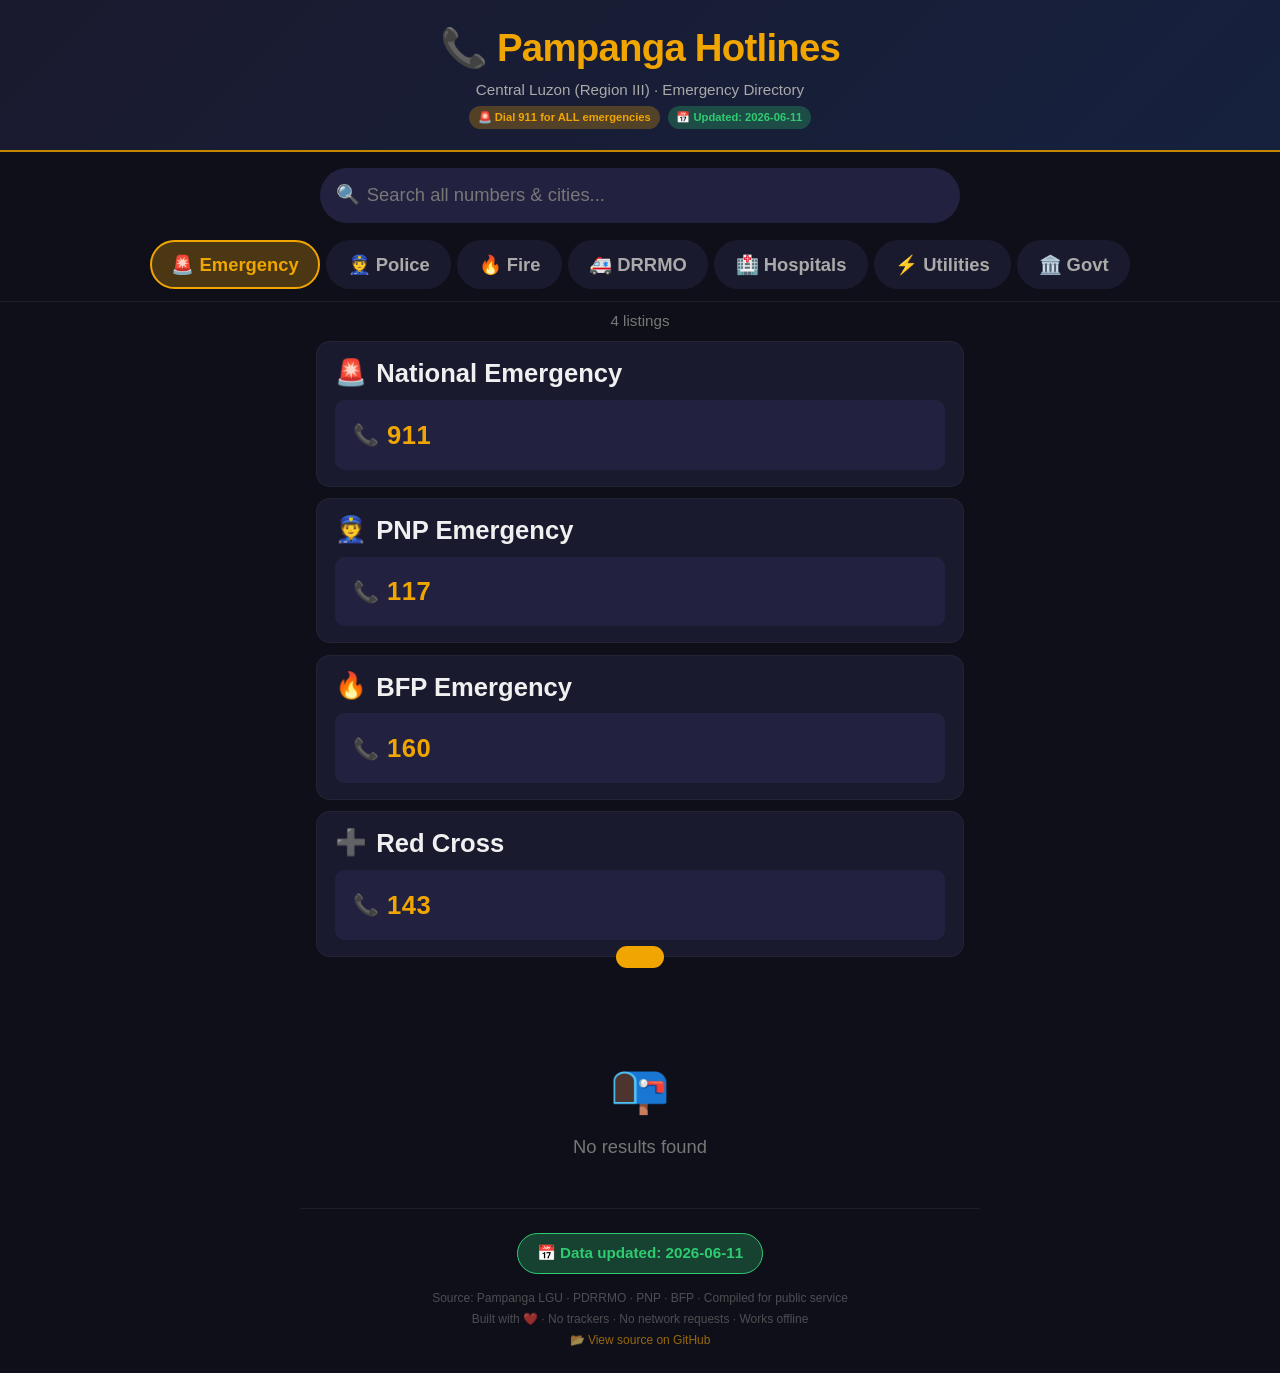
<file: pampanga-hotlines/index.html>
<!DOCTYPE html>
<html lang="en">
<head>
<meta charset="UTF-8">
<meta name="viewport" content="width=device-width, initial-scale=1.0, user-scalable=yes">
<title>Pampanga Emergency Hotlines</title>
<meta name="description" content="Pampanga Emergency Hotlines Directory — Police, Fire, DRRMO, Hospitals, Utilities, Government">
<meta name="theme-color" content="#1a1a2e">
<style>
:root {
  --bg: #0f0f1a;
  --surface: #1a1a2e;
  --surface2: #222240;
  --amber: #f0a500;
  --amber-glow: #f0a50044;
  --amber-dim: #c48700;
  --red: #e63946;
  --red-glow: #e6394644;
  --green: #2ecc71;
  --green-glow: #2ecc7144;
  --blue: #4a90d9;
  --blue-glow: #4a90d944;
  --text: #f0f0f0;
  --text-dim: #aaa;
  --text-muted: #777;
  --radius: 14px;
  --radius-sm: 10px;
  --font-xl: clamp(1.6rem, 4vw, 2.4rem);
  --font-lg: clamp(1.2rem, 3vw, 1.6rem);
  --font-md: clamp(0.95rem, 2.5vw, 1.15rem);
  --font-sm: clamp(0.8rem, 2vw, 0.95rem);
}
*, *::before, *::after { box-sizing: border-box; margin: 0; padding: 0; }
html { font-size: 16px; scroll-behavior: smooth; -webkit-tap-highlight-color: transparent; }
body {
  font-family: -apple-system, BlinkMacSystemFont, 'Segoe UI', Roboto, 'Helvetica Neue', Arial, sans-serif;
  background: var(--bg);
  color: var(--text);
  min-height: 100vh;
  min-height: 100dvh;
  line-height: 1.5;
  -webkit-font-smoothing: antialiased;
}

/* ── HEADER ── */
.header {
  background: linear-gradient(135deg, #1a1a2e 0%, #16213e 100%);
  border-bottom: 2px solid var(--amber-dim);
  padding: 1.2rem 1rem 0.8rem;
  text-align: center;
  position: sticky;
  top: 0;
  z-index: 100;
}
.header h1 {
  font-size: var(--font-xl);
  color: var(--amber);
  margin-bottom: 0.15rem;
  letter-spacing: -0.02em;
}
.header .subtitle {
  font-size: var(--font-sm);
  color: var(--text-dim);
  margin-bottom: 0.25rem;
}
.header .badge-row {
  display: flex;
  gap: 0.5rem;
  justify-content: center;
  flex-wrap: wrap;
  margin-bottom: 0.5rem;
}
.badge {
  display: inline-block;
  font-size: 0.7rem;
  padding: 0.2rem 0.55rem;
  border-radius: 99px;
  background: var(--amber-glow);
  color: var(--amber);
  font-weight: 600;
}
.badge.updated {
  background: var(--green-glow);
  color: var(--green);
  cursor: default;
}

/* ── SEARCH ── */
.search-wrap {
  margin: 1rem 1rem 0.5rem;
  position: relative;
  max-width: 640px;
  margin-left: auto;
  margin-right: auto;
}
.search-wrap input {
  width: 100%;
  padding: 0.9rem 1rem 0.9rem 2.8rem;
  font-size: var(--font-md);
  background: var(--surface2);
  border: 2px solid transparent;
  border-radius: 99px;
  color: var(--text);
  outline: none;
  transition: border-color 0.2s, box-shadow 0.2s;
}
.search-wrap input:focus {
  border-color: var(--amber);
  box-shadow: 0 0 0 4px var(--amber-glow);
}
.search-wrap input::placeholder { color: var(--text-muted); }
.search-wrap .search-icon {
  position: absolute;
  left: 1rem;
  top: 50%;
  transform: translateY(-50%);
  font-size: 1.2rem;
  pointer-events: none;
}
.search-wrap .clear-btn {
  position: absolute;
  right: 0.8rem;
  top: 50%;
  transform: translateY(-50%);
  background: none;
  border: none;
  color: var(--text-dim);
  font-size: 1.4rem;
  cursor: pointer;
  padding: 0.3rem 0.5rem;
  border-radius: 50%;
  display: none;
  line-height: 1;
}
.clear-btn.visible { display: block; }

/* ── TABS ── */
.tabs-outer {
  position: sticky;
  top: 0;
  z-index: 99;
  background: var(--bg);
  padding: 0.4rem 0 0.6rem;
  border-bottom: 1px solid #ffffff10;
  margin-bottom: 0.5rem;
}
.tabs {
  display: flex;
  gap: 0.4rem;
  overflow-x: auto;
  padding: 0.2rem 0.8rem;
  -webkit-overflow-scrolling: touch;
  scrollbar-width: none;
  max-width: 100%;
}
.tabs::-webkit-scrollbar { display: none; }
.tab {
  flex-shrink: 0;
  padding: 0.65rem 1rem;
  font-size: var(--font-sm);
  font-weight: 700;
  border: 2px solid transparent;
  border-radius: 99px;
  background: var(--surface);
  color: var(--text-dim);
  cursor: pointer;
  white-space: nowrap;
  transition: all 0.2s;
  user-select: none;
}
.tab.active {
  background: var(--amber-glow);
  border-color: var(--amber);
  color: var(--amber);
}
.tab:active { transform: scale(0.95); }

/* ── RESULTS COUNT ── */
.results-info {
  text-align: center;
  font-size: var(--font-sm);
  color: var(--text-muted);
  margin-bottom: 0.5rem;
  padding: 0 1rem;
}

/* ── CARDS ── */
.cards {
  display: flex;
  flex-direction: column;
  gap: 0.7rem;
  padding: 0 0.8rem 2rem;
  max-width: 680px;
  margin: 0 auto;
}
.card {
  background: var(--surface);
  border: 1px solid #ffffff0a;
  border-radius: var(--radius);
  padding: 1rem 1.1rem;
  transition: border-color 0.2s, box-shadow 0.2s;
}
.card:hover { border-color: #ffffff18; }
.card.hidden { display: none; }

.card-header {
  display: flex;
  align-items: flex-start;
  gap: 0.6rem;
  margin-bottom: 0.7rem;
}
.card-icon {
  font-size: 1.6rem;
  flex-shrink: 0;
  line-height: 1;
  margin-top: 0.1rem;
}
.card-title {
  font-size: var(--font-lg);
  font-weight: 700;
  color: var(--text);
  line-height: 1.2;
}
.card-subtitle {
  font-size: var(--font-sm);
  color: var(--text-dim);
  margin-top: 0.15rem;
}
.card-area {
  font-size: var(--font-sm);
  color: var(--text-muted);
  margin-top: 0.15rem;
  font-style: italic;
}
.er-badge {
  display: inline-block;
  margin-top: 0.2rem;
  font-size: 0.72rem;
  padding: 0.15rem 0.5rem;
  border-radius: 99px;
  background: var(--red-glow);
  color: var(--red);
  font-weight: 700;
}
.er-badge.er-direct {
  background: var(--blue-glow);
  color: var(--blue);
}

.card-numbers {
  display: flex;
  flex-direction: column;
  gap: 0.5rem;
}
.num-btn {
  display: flex;
  align-items: center;
  gap: 0.5rem;
  background: var(--surface2);
  border: 2px solid transparent;
  border-radius: var(--radius-sm);
  padding: 0.85rem 1rem;
  cursor: pointer;
  text-decoration: none;
  color: var(--amber);
  font-size: var(--font-lg);
  font-weight: 700;
  transition: all 0.15s;
  letter-spacing: 0.02em;
  -webkit-tap-highlight-color: transparent;
  user-select: none;
}
.num-btn:active {
  background: var(--amber-glow);
  border-color: var(--amber);
  transform: scale(0.97);
}
.num-btn .phone-icon { font-size: 1.3rem; flex-shrink: 0; }
.num-btn .num-text { flex: 1; word-break: break-all; }
.num-btn .copy-hint {
  font-size: 0.65rem;
  color: var(--text-muted);
  font-weight: 400;
  opacity: 0;
  transition: opacity 0.15s;
}
.num-btn:hover .copy-hint,
.num-btn:active .copy-hint { opacity: 1; }

/* ER direct line */
.num-btn.er-line {
  border-color: var(--blue);
  color: var(--blue);
  background: var(--blue-glow);
}
.num-btn.er-line:active {
  background: var(--blue-glow);
  border-color: var(--blue);
}

/* ── EMPTY STATE ── */
.empty-state {
  text-align: center;
  padding: 3rem 1rem;
  color: var(--text-muted);
}
.empty-state .empty-icon { font-size: 3rem; margin-bottom: 0.5rem; }
.empty-state p { font-size: var(--font-md); }

/* ── FOOTER ── */
.footer {
  text-align: center;
  padding: 1.5rem 1rem;
  font-size: var(--font-sm);
  color: var(--text-muted);
  border-top: 1px solid #ffffff10;
  max-width: 680px;
  margin: 0 auto;
}
.footer .update-btn {
  display: inline-block;
  margin-bottom: 0.5rem;
  padding: 0.5rem 1.2rem;
  background: var(--green-glow);
  color: var(--green);
  border: 1px solid var(--green);
  border-radius: 99px;
  font-size: var(--font-sm);
  font-weight: 700;
  cursor: default;
  text-decoration: none;
}
.footer .attribution {
  margin-top: 0.4rem;
  font-size: 0.75rem;
  opacity: 0.6;
}

/* ── TOAST ── */
.toast {
  position: fixed;
  bottom: 2rem;
  left: 50%;
  transform: translateX(-50%) translateY(100px);
  background: var(--amber);
  color: var(--bg);
  padding: 0.7rem 1.5rem;
  border-radius: 99px;
  font-weight: 700;
  font-size: var(--font-sm);
  z-index: 999;
  transition: transform 0.3s ease;
  pointer-events: none;
}
.toast.show { transform: translateX(-50%) translateY(0); }

/* ── RESPONSIVE ── */
@media (min-width: 500px) {
  .tabs { justify-content: center; }
  .tab { padding: 0.7rem 1.2rem; font-size: var(--font-md); }
}
@media (min-width: 700px) {
  .cards { padding: 0 1rem 3rem; }
}
</style>
</head>
<body>

<!-- HEADER -->
<header class="header" id="top">
  <h1>📞 Pampanga Hotlines</h1>
  <div class="subtitle">Central Luzon (Region III) · Emergency Directory</div>
  <div class="badge-row">
    <span class="badge">🚨 Dial 911 for ALL emergencies</span>
    <span class="badge updated" id="updateBadge">📅 Updated: </span>
  </div>
</header>

<!-- SEARCH -->
<div class="search-wrap">
  <span class="search-icon">🔍</span>
  <input type="search" id="searchInput" placeholder="Search all numbers &amp; cities..." autocomplete="off" enterkeyhint="search">
  <button class="clear-btn" id="clearBtn" aria-label="Clear search">✕</button>
</div>

<!-- TABS -->
<nav class="tabs-outer">
  <div class="tabs" id="tabBar"></div>
</nav>

<!-- RESULTS COUNT -->
<div class="results-info" id="resultsInfo"></div>

<!-- CARDS CONTAINER -->
<main class="cards" id="cardsContainer"></main>

<!-- EMPTY STATE (hidden by default) -->
<div class="empty-state hidden" id="emptyState">
  <div class="empty-icon">📭</div>
  <p>No results found</p>
</div>

<!-- FOOTER -->
<footer class="footer">
  <div class="update-btn" id="footerUpdate">📅 Data updated: </div>
  <div class="attribution">Source: Pampanga LGU · PDRRMO · PNP · BFP · Compiled for public service</div>
  <div class="attribution" style="margin-top:0.2rem">Built with ❤️ · No trackers · No network requests · Works offline</div>
  <div class="attribution" style="margin-top:0.2rem"><a href="https://github.com/lgnrvz/pampanga-hotlines" target="_blank" rel="noopener" style="color:#f0a500;text-decoration:none;">📂 View source on GitHub</a></div>
</footer>

<!-- TOAST -->
<div class="toast" id="toast"></div>

<!-- ═══════════ EMBEDDED DATA ═══════════ -->
<script>
const DATA = {"meta":{"title":"Pampanga Emergency Hotlines","province":"Pampanga","region":"Central Luzon (Region III)","updated":"2026-06-11","note":"Dial 911 for all emergencies. Save these numbers."},"national":[{"name":"National Emergency","number":"911","icon":"🚨"},{"name":"PNP Emergency","number":"117","icon":"👮"},{"name":"BFP Emergency","number":"160","icon":"🔥"},{"name":"Red Cross","number":"143","icon":"➕"}],"provincial":[{"name":"PDRRMO Pampanga","numbers":["0961-645-8886","(045) 455-0278","0917-512-1827"],"icon":"🏛️"},{"name":"DOH HEMB OpCen","numbers":["0917-805-9756","0917-861-9528"],"icon":"🏥"}],"police":[{"city":"Angeles City","numbers":["(045) 322-7796","0917-851-9581"]},{"city":"Mabalacat City","numbers":["0905-413-8120","0948-552-4384"]},{"city":"San Fernando City","numbers":["0923-223-4956","0917-889-4425"]},{"city":"Apalit","numbers":["0998-598-5449","0998-967-3255"]},{"city":"Arayat","numbers":["0906-291-6662","0998-598-5450"]},{"city":"Bacolor","numbers":["0916-591-7559","0998-598-5451"]},{"city":"Candaba","numbers":["0915-512-3461","0998-598-5452"]},{"city":"Floridablanca","numbers":["0998-598-5453","0998-967-3259"]},{"city":"Guagua","numbers":["(045) 409-4420","0927-171-1286"]},{"city":"Lubao","numbers":["0915-131-2807","0920-550-0570"]},{"city":"Macabebe","numbers":["(045) 435-0542","0915-801-1925"]},{"city":"Magalang","numbers":["0915-599-9759","0998-598-5460"]},{"city":"Masantol","numbers":["0936-408-3598","0998-598-5461"]},{"city":"Mexico","numbers":["0915-810-8960","0998-598-5462"]},{"city":"Minalin","numbers":["0956-736-4425","0998-598-5463"]},{"city":"Porac","numbers":["0977-301-4154","0998-598-5464"]},{"city":"San Luis","numbers":["0998-598-5467","0998-967-3270"]},{"city":"San Simon","numbers":["(045) 402-4613","0998-598-5468"]},{"city":"Santa Ana","numbers":["0927-147-2505","0998-598-5470"]},{"city":"Santa Rita","numbers":["0917-931-1884","0998-598-5471"]},{"city":"Santo Tomas","numbers":["0998-598-5472","0995-924-8913"]},{"city":"Sasmuan","numbers":["0998-598-5469","0998-967-3272"]}],"fire":[{"city":"Angeles City","numbers":["(045) 888-5899","0995-822-3620"]},{"city":"Mabalacat City","numbers":["0933-990-9960"]},{"city":"San Fernando City","numbers":["(045) 961-2313","0923-235-9725"]},{"city":"Apalit","numbers":["(045) 652-0206","0931-047-5410"]},{"city":"Arayat","numbers":["911 (no direct line)"]},{"city":"Bacolor","numbers":["(045) 436-1828","0923-103-8363"]},{"city":"Candaba","numbers":["0933-183-3427","0976-363-6388"]},{"city":"Floridablanca","numbers":["0946-923-4836"]},{"city":"Guagua","numbers":["(045) 458-1899","0942-350-8696"]},{"city":"Lubao","numbers":["(045) 971-6950","0943-527-7958"]},{"city":"Macabebe","numbers":["(045) 435-1968"]},{"city":"Magalang","numbers":["0923-083-3690"]},{"city":"Masantol","numbers":["0923-422-2922"]},{"city":"Mexico","numbers":["(045) 966-3292","0942-060-4042"]},{"city":"Minalin","numbers":["0923-532-3026"]},{"city":"Porac","numbers":["0909-918-7205","0967-283-6777"]},{"city":"San Luis","numbers":["0923-344-7363"]},{"city":"San Simon","numbers":["(045) 880-0700","0923-415-4526"]},{"city":"Santa Ana","numbers":["0923-831-0367"]},{"city":"Santa Rita","numbers":["(045) 497-0250","0933-528-2480"]},{"city":"Santo Tomas","numbers":["0933-857-2076","(045) 407-6664"]},{"city":"Sasmuan","numbers":["0942-731-2489"]}],"drrmo":[{"city":"PDRRMO (Province)","numbers":["0961-645-8886","(045) 455-0278"]},{"city":"Angeles City","numbers":["0917-851-9581","0998-842-7746"]},{"city":"Mabalacat City","numbers":["0939-924-3166","0998-999-4357"]},{"city":"San Fernando City","numbers":["0939-922-2423","(045) 961-4357"]},{"city":"Apalit","numbers":["0998-180-9077"]},{"city":"Arayat","numbers":["0922-906-2071"]},{"city":"Bacolor","numbers":["0966-136-5586","0929-446-1940"]},{"city":"Candaba","numbers":["0915-110-6306","0961-605-6768"]},{"city":"Floridablanca","numbers":["0962-126-6282","0946-553-0910"]},{"city":"Guagua","numbers":["0999-805-0357"]},{"city":"Lubao","numbers":["0917-812-5607"]},{"city":"Macabebe","numbers":["0917-608-6038"]},{"city":"Magalang","numbers":["0917-146-9432"]},{"city":"Masantol","numbers":["0906-189-3021"]},{"city":"Mexico","numbers":["0970-828-4135","0905-918-7574"]},{"city":"Minalin","numbers":["0926-500-2119"]},{"city":"Porac","numbers":["0953-694-2079"]},{"city":"San Luis","numbers":["0948-995-3163"]},{"city":"San Simon","numbers":["0949-245-5764"]},{"city":"Santa Ana","numbers":["0997-788-4690"]},{"city":"Santa Rita","numbers":["0923-842-2399"]},{"city":"Santo Tomas","numbers":["0917-505-9197"]},{"city":"Sasmuan","numbers":["0961-645-6149"]}],"hospitals":[{"name":"JBLMGH","city":"San Fernando","numbers":["(045) 961-3363","(045) 961-3544"],"er":true},{"name":"AUF Medical Center","city":"Angeles","numbers":["(045) 625-2999","0919-059-7235"],"er":true},{"name":"Angeles Medical Center","city":"Angeles","numbers":["(045) 888-7150"],"er":"(045) 625-9389"},{"name":"RLMMC (Ospital Ning Angeles)","city":"Angeles","numbers":["(045) 322-4495"],"er":true},{"name":"Mother Teresa of Calcutta","city":"San Fernando","numbers":["(045) 861-4607","0917-538-3151"],"er":true},{"name":"OLMCMC","city":"San Fernando","numbers":["(045) 860-0993"],"er":"0920-965-3959"},{"name":"Sacred Heart of Jesus","city":"Angeles","numbers":["(045) 624-5606"],"er":true},{"name":"PRI Medical Center","city":"Angeles","numbers":["(045) 888-4747"],"er":true},{"name":"St. Raphael (Dau)","city":"Mabalacat","numbers":["(045) 892-2688"],"er":true},{"name":"Pampanga Medical Specialist","city":"Guagua","numbers":["(045) 455-1242"],"er":"(045) 455-7674"},{"name":"San Fernandino","city":"San Fernando","numbers":["(045) 860-1989"],"er":true},{"name":"V.L. Makabali","city":"San Fernando","numbers":["(045) 961-2234"],"er":true},{"name":"Dee Hwa Liong","city":"Angeles","numbers":["(045) 322-8888"],"er":true},{"name":"The Medical City-Angeles","city":"Angeles","numbers":["(045) 887-2882"],"er":true},{"name":"Apalit Doctor's","city":"Apalit","numbers":["(045) 652-0030"],"er":true},{"name":"Rosario Memorial","city":"Guagua","numbers":["(045) 900-0954"],"er":true}],"electric":[{"name":"PELCO 1","area":"Arayat, Candaba, Magalang, Mexico, San Luis, Sta. Ana","numbers":["0917-554-0565","0917-324-7983","0939-904-5226"]},{"name":"PELCO II","area":"Guagua, Lubao, Sasmuan, Sta. Rita, Porac, Floridablanca","numbers":["(045) 900-0423 (24/7)"]},{"name":"AEC","area":"Angeles City, parts of Mabalacat, Bacolor, Porac","numbers":["(045) 888-2888","0920-977-3644"]},{"name":"SFELAPCO","area":"San Fernando City","numbers":["(045) 961-3151"]}],"water":[{"name":"Angeles City Water District","numbers":["(045) 888-2242","(045) 322-5048"]},{"name":"San Fernando Water District","numbers":["(045) 961-3817","0939-915-2523"]},{"name":"Guagua Water District","numbers":["(045) 900-0114"]}],"halls":[{"city":"Angeles City","number":"(045) 322-7251"},{"city":"Mabalacat City","number":"(045) 331-2443"},{"city":"San Fernando City","number":"(045) 961-5705"},{"city":"Apalit","number":"(045) 652-0358"},{"city":"Arayat","number":"(045) 438-0271"},{"city":"Bacolor","number":"(045) 436-0084"},{"city":"Candaba","number":"(045) 409-0831"},{"city":"Floridablanca","number":"(045) 971-2021"},{"city":"Guagua","number":"(045) 900-0130"},{"city":"Lubao","number":"(045) 971-2050"},{"city":"Macabebe","number":"(045) 435-0541"},{"city":"Magalang","number":"(045) 438-0112"},{"city":"Masantol","number":"(045) 435-1316"},{"city":"Mexico","number":"(045) 966-2161"},{"city":"Minalin","number":"(045) 435-2207"},{"city":"Porac","number":"(045) 649-1005"},{"city":"San Luis","number":"(045) 435-0457"},{"city":"San Simon","number":"(045) 402-4611"},{"city":"Santa Ana","number":"(045) 409-1298"},{"city":"Santa Rita","number":"(045) 497-0565"},{"city":"Santo Tomas","number":"(045) 407-6663"},{"city":"Sasmuan","number":"(045) 435-3888"}],"telecom":[{"name":"PLDT","number":"171"},{"name":"Globe","number":"211 / (02) 7730-1000"},{"name":"Converge","number":"(045) 598-3000"}],"agencies":[{"name":"LTO Pampanga","number":"(045) 961-5631"},{"name":"PhilHealth","number":"(02) 8441-7442"},{"name":"SSS San Fernando","number":"(045) 961-3360"},{"name":"SSS Angeles","number":"(045) 322-3145"},{"name":"BIR RDO 21A","number":"(045) 961-2635"},{"name":"DFA Pampanga","number":"(045) 636-0007"}]};

// ── Category definitions ──
const CATS = [
  { id: 'emergency', label: '🚨 Emergency',   icon: '🚨', sources: ['national'] },
  { id: 'police',    label: '👮 Police',      icon: '👮', sources: ['police'] },
  { id: 'fire',      label: '🔥 Fire',        icon: '🔥', sources: ['fire'] },
  { id: 'drrmo',     label: '🚑 DRRMO',       icon: '🚑', sources: ['drrmo'] },
  { id: 'hospitals', label: '🏥 Hospitals',    icon: '🏥', sources: ['hospitals'] },
  { id: 'utilities', label: '⚡ Utilities',    icon: '⚡', sources: ['electric','water','telecom'] },
  { id: 'govt',      label: '🏛️ Govt',        icon: '🏛️', sources: ['halls','agencies','provincial'] },
];

let activeCat = 'emergency';
let searchQuery = '';

// ── Normalize a phone number string to digits-only for tel: links ──
function telHref(num) {
  let n = num.replace(/[^\d+]/g, '');
  // If it starts with 0, convert to +63
  if (n.startsWith('0')) n = '+63' + n.slice(1);
  // If it's just digits (e.g. 911, 117, 143, 171), prefix tel:
  if (/^\d+$/.test(n) && !n.startsWith('+')) n = n;
  return 'tel:' + n;
}

// ── Clean number for display ──
function cleanNum(num) { return num.trim(); }

// ── Build card HTML for a single entry ──
function buildCard(entry, source) {
  let icon = entry.icon || '';
  let title = '', subtitle = '', area = '', erHtml = '';
  let numbers = [];

  // Determine structure based on source and entry shape
  if (source === 'national') {
    icon = entry.icon || '';
    title = entry.name;
    numbers = [entry.number];
  } else if (source === 'provincial') {
    icon = entry.icon || '🏛️';
    title = entry.name;
    numbers = entry.numbers || [];
  } else if (source === 'police' || source === 'fire' || source === 'drrmo') {
    icon = source === 'police' ? '👮' : source === 'fire' ? '🔥' : '🚑';
    title = entry.city;
    numbers = entry.numbers || [];
  } else if (source === 'hospitals') {
    icon = '🏥';
    title = entry.name;
    subtitle = entry.city;
    numbers = entry.numbers || [];
    // ER badge
    if (entry.er === true) {
      erHtml = '<span class="er-badge">🚑 24/7 ER</span>';
    } else if (typeof entry.er === 'string') {
      erHtml = '<span class="er-badge er-direct">🚑 ER: ' + entry.er + '</span>';
    }
  } else if (source === 'electric') {
    icon = '⚡';
    title = entry.name;
    area = entry.area || '';
    numbers = entry.numbers || [];
  } else if (source === 'water') {
    icon = '💧';
    title = entry.name;
    numbers = entry.numbers || [];
  } else if (source === 'telecom') {
    icon = '📡';
    title = entry.name;
    numbers = [entry.number];
  } else if (source === 'halls') {
    icon = '🏛️';
    title = entry.city + ' Municipal Hall';
    numbers = [entry.number];
  } else if (source === 'agencies') {
    icon = '🏛️';
    title = entry.name;
    numbers = [entry.number];
  }

  // Build number buttons
  let numButtons = '';
  numbers.forEach(num => {
    let clean = cleanNum(num);
    let classes = 'num-btn';
    numButtons += '<a href="' + telHref(clean) + '" class="' + classes + '" onclick="handleCallClick(event,\'' + clean.replace(/'/g,"\\'") + '\')">' +
      '<span class="phone-icon">📞</span>' +
      '<span class="num-text">' + clean + '</span>' +
      '<span class="copy-hint">tap to call</span>' +
    '</a>';
  });

  // If hospital has an ER direct line (string), add it as a special button
  if (source === 'hospitals' && typeof entry.er === 'string') {
    numButtons += '<a href="' + telHref(entry.er) + '" class="num-btn er-line" onclick="handleCallClick(event,\'' + entry.er.replace(/'/g,"\\'") + '\')">' +
      '<span class="phone-icon">🚑</span>' +
      '<span class="num-text">' + cleanNum(entry.er) + ' (ER Direct)</span>' +
      '<span class="copy-hint">tap to call</span>' +
    '</a>';
  }

  let areaHtml = area ? '<div class="card-area">📍 ' + area + '</div>' : '';

  return '<div class="card" data-cat="' + getCatForSource(source) + '" data-search="' + escapeHtml((title + ' ' + subtitle + ' ' + area + ' ' + numbers.join(' ')).toLowerCase()) + '">' +
    '<div class="card-header">' +
      (icon ? '<span class="card-icon">' + icon + '</span>' : '') +
      '<div>' +
        '<div class="card-title">' + escapeHtml(title) + '</div>' +
        (subtitle ? '<div class="card-subtitle">' + escapeHtml(subtitle) + '</div>' : '') +
        areaHtml +
        erHtml +
      '</div>' +
    '</div>' +
    '<div class="card-numbers">' + numButtons + '</div>' +
  '</div>';
}

function escapeHtml(str) {
  return String(str).replace(/&/g,'&amp;').replace(/</g,'&lt;').replace(/>/g,'&gt;').replace(/"/g,'&quot;');
}

function getCatForSource(source) {
  for (let c of CATS) {
    if (c.sources.includes(source)) return c.id;
  }
  return 'emergency';
}

// ── Render all cards ──
function renderAllCards() {
  let html = '';
  let allEntries = [];

  CATS.forEach(cat => {
    cat.sources.forEach(src => {
      let entries = DATA[src];
      if (!entries) return;
      entries.forEach(entry => {
        allEntries.push({ entry, source: src, catId: cat.id });
      });
    });
  });

  // Build HTML in category order
  let catHtml = {};
  CATS.forEach(cat => { catHtml[cat.id] = ''; });

  allEntries.forEach(item => {
    let card = buildCard(item.entry, item.source);
    catHtml[item.catId] += card;
  });

  return { catHtml, allEntries };
}

const { catHtml: allCatHtml, allEntries: allCardEntries } = renderAllCards();

// ── DOM refs ──
const cardsContainer = document.getElementById('cardsContainer');
const searchInput = document.getElementById('searchInput');
const clearBtn = document.getElementById('clearBtn');
const tabBar = document.getElementById('tabBar');
const resultsInfo = document.getElementById('resultsInfo');
const emptyState = document.getElementById('emptyState');
const toast = document.getElementById('toast');

// ── Build tabs ──
CATS.forEach(cat => {
  let btn = document.createElement('button');
  btn.className = 'tab';
  btn.textContent = cat.label;
  btn.dataset.cat = cat.id;
  btn.addEventListener('click', () => setActiveCat(cat.id));
  tabBar.appendChild(btn);
});

// ── Render initial cards ──
function renderCards() {
  let html = '';
  if (searchQuery) {
    // Search mode: filter across ALL categories
    let q = searchQuery.toLowerCase();
    let shown = 0;
    CATS.forEach(cat => {
      cat.sources.forEach(src => {
        let entries = DATA[src];
        if (!entries) return;
        entries.forEach(entry => {
          // Build searchable text
          let searchText = '';
          if (entry.name) searchText += entry.name + ' ';
          if (entry.city) searchText += entry.city + ' ';
          if (entry.area) searchText += entry.area + ' ';
          let nums = entry.number ? [entry.number] : (entry.numbers || []);
          searchText += nums.join(' ');
          searchText = searchText.toLowerCase();

          if (searchText.includes(q)) {
            html += buildCard(entry, src);
            shown++;
          }
        });
      });
    });
    if (shown === 0) {
      emptyState.classList.remove('hidden');
      cardsContainer.innerHTML = '';
      resultsInfo.textContent = 'No results for "' + escapeHtml(searchQuery) + '"';
      return;
    }
    emptyState.classList.add('hidden');
    resultsInfo.textContent = shown + ' result' + (shown !== 1 ? 's' : '') + ' found';
  } else {
    // Category mode
    html = allCatHtml[activeCat] || '';
    emptyState.classList.add('hidden');
    // Count entries
    let count = 0;
    let activeCatObj = CATS.find(c => c.id === activeCat);
    if (activeCatObj) {
      activeCatObj.sources.forEach(src => {
        if (DATA[src]) count += DATA[src].length;
      });
    }
    resultsInfo.textContent = count + ' listing' + (count !== 1 ? 's' : '');
  }
  cardsContainer.innerHTML = html;
}

function setActiveCat(catId) {
  activeCat = catId;
  searchQuery = '';
  searchInput.value = '';
  clearBtn.classList.remove('visible');
  updateTabUI();
  renderCards();
}

function updateTabUI() {
  tabBar.querySelectorAll('.tab').forEach(t => {
    t.classList.toggle('active', t.dataset.cat === activeCat && !searchQuery);
  });
}

// ── Search handler ──
searchInput.addEventListener('input', function() {
  searchQuery = this.value.trim();
  if (searchQuery) {
    clearBtn.classList.add('visible');
  } else {
    clearBtn.classList.remove('visible');
  }
  updateTabUI();
  renderCards();
});

clearBtn.addEventListener('click', function() {
  searchInput.value = '';
  searchQuery = '';
  clearBtn.classList.remove('visible');
  updateTabUI();
  renderCards();
  searchInput.focus();
});

// ── Toast ──
function showToast(msg) {
  toast.textContent = msg;
  toast.classList.add('show');
  clearTimeout(toast._timeout);
  toast._timeout = setTimeout(() => toast.classList.remove('show'), 1800);
}

// ── Handle call click (copy fallback for desktop) ──
function handleCallClick(e, num) {
  // On mobile, tel: links work natively. On desktop, they may not.
  // We show a toast and try to copy the number as a fallback.
  if (!/Mobi|Android|iPhone/i.test(navigator.userAgent)) {
    // Desktop: copy number
    e.preventDefault();
    navigator.clipboard.writeText(num).then(() => {
      showToast('📋 Copied: ' + num);
    }).catch(() => {
      showToast('📞 ' + num);
    });
  } else {
    // Mobile: let tel: link do its thing, but show toast
    showToast('📞 Calling ' + num + '…');
  }
}

// ── Set update date ──
var updateDate = DATA.meta.updated;
document.getElementById('updateBadge').textContent = '📅 Updated: ' + updateDate;
document.getElementById('footerUpdate').textContent = '📅 Data updated: ' + updateDate;

// ── Init ──
updateTabUI();
renderCards();

// ── Keyboard shortcut: / to focus search ──
document.addEventListener('keydown', function(e) {
  if (e.key === '/' && document.activeElement !== searchInput && document.activeElement.tagName !== 'INPUT' && document.activeElement.tagName !== 'TEXTAREA') {
    e.preventDefault();
    searchInput.focus();
    searchInput.select();
    window.scrollTo({ top: 0, behavior: 'smooth' });
  }
  // Escape to clear search
  if (e.key === 'Escape' && document.activeElement === searchInput && searchQuery) {
    searchInput.value = '';
    searchQuery = '';
    clearBtn.classList.remove('visible');
    updateTabUI();
    renderCards();
    searchInput.blur();
  }
});

// ── Service Worker for offline (optional, but we're already zero-dependency) ──
console.log('✅ Pampanga Emergency Hotlines loaded · ' + updateDate + ' · Zero dependencies · All data embedded');
</script>
</body>
</html>
</file>
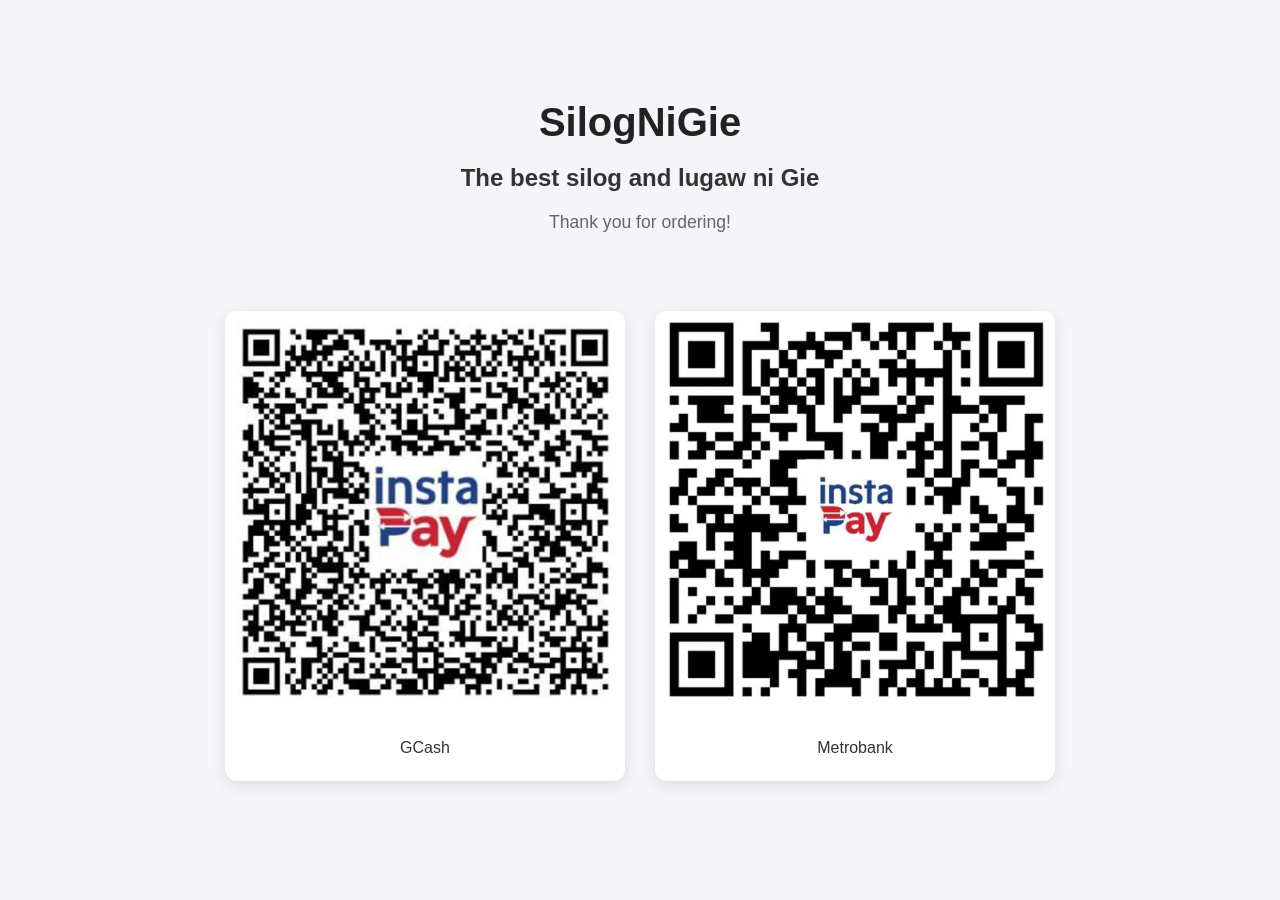
<file: silognigie/index.html>
<!DOCTYPE html>
<html lang="en">
<head>
    <script async src="https://pagead2.googlesyndication.com/pagead/js/adsbygoogle.js?client=ca-pub-9175633718531672"
     crossorigin="anonymous"></script>
    <meta charset="UTF-8">
    <meta name="viewport" content="width=device-width, initial-scale=1.0">
    <meta name="google-adsense-account" content="ca-pub-9175633718531672">
    <title>SilogNiGie</title>
    <style>
        body {
            font-family: 'Segoe UI', Tahoma, Geneva, Verdana, sans-serif;
            margin: 0;
            padding: 0;
            display: flex;
            flex-direction: column;
            align-items: center;
            justify-content: center;
            min-height: 100vh;
            background-color: #f4f4f9;
            color: #333;
        }

        header {
            text-align: center;
            margin-bottom: 40px;
        }

        h1 {
            margin: 0;
            font-size: 2.5rem;
            color: #222;
        }

        p.subtitle {
            font-size: 1.1rem;
            color: #666;
            margin-top: 10px;
        }

        .container {
            display: flex;
            gap: 30px;
            justify-content: center;
            flex-wrap: wrap;
            max-width: 1000px;
            padding: 20px;
        }

        .card {
            background: white;
            border-radius: 12px;
            box-shadow: 0 4px 15px rgba(0,0,0,0.1);
            overflow: hidden;
            width: 400px;
            transition: transform 0.3s ease;
        }

        .card:hover {
            transform: translateY(-5px);
        }

        .card img {
            width: 100%;
            height: 400px;
            object-fit: cover;
        }

        .description {
            padding: 20px;
            text-align: center;
        }

        .description p {
            margin: 0;
            line-height: 1.6;
        }
    </style>
</head>
<body>

    <header>
        <h1>SilogNiGie</h1>
        <h2>The best silog and lugaw ni Gie</h2>
        <p class="subtitle">Thank you for ordering!</p>
    </header>

    <div class="container">
        <div class="card">
            <img src="gcash.jpg" alt="Description of Image 1">
            <div class="description">
                <p>GCash</p>
            </div>
        </div>

        <div class="card">
            <img src="metro.jpg" alt="Description of Image 2">
            <div class="description">
                <p>Metrobank</p>
            </div>
        </div>
    </div>

</body>
</html>
</file>
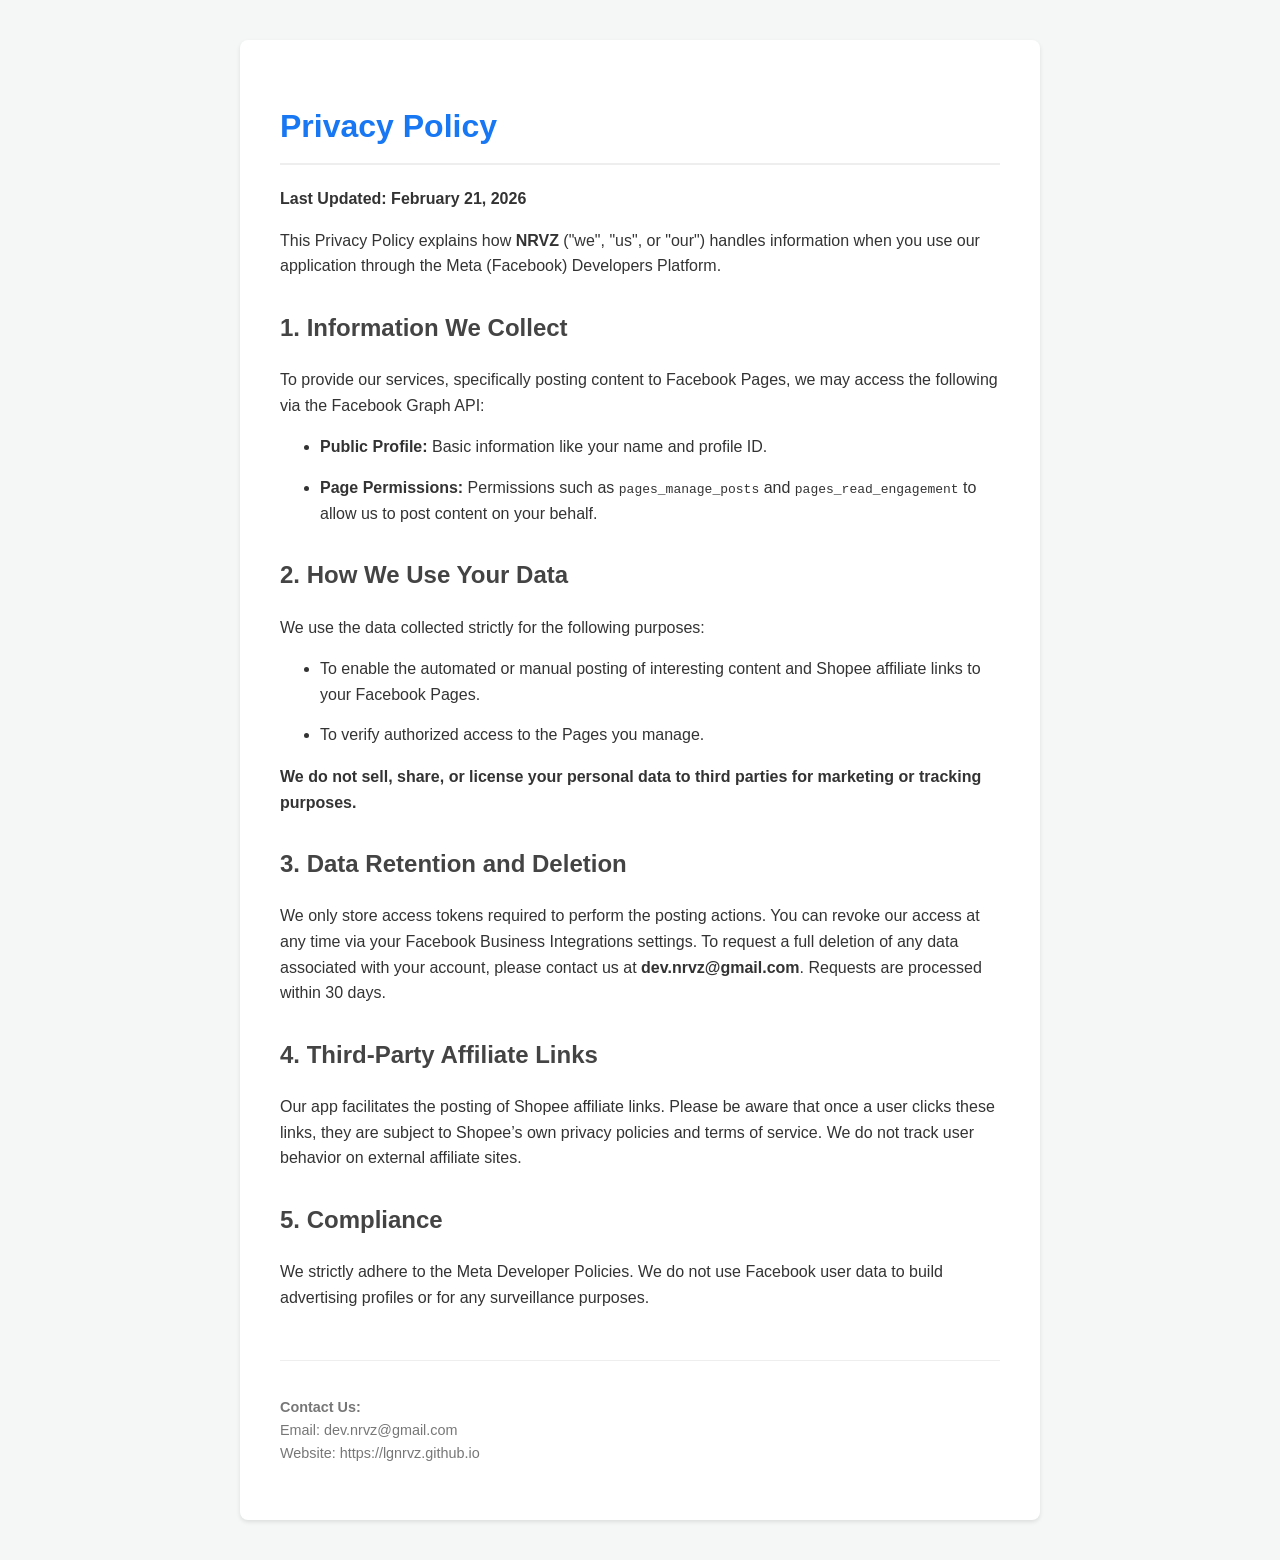
<file: nrvz_privacy_policy.html>
<!DOCTYPE html>
<html lang="en">
<head>
    <meta charset="UTF-8">
    <meta name="viewport" content="width=device-width, initial-scale=1.0">
    <title>Privacy Policy - NRVZ</title>
    <style>
        body {
            font-family: -apple-system, BlinkMacSystemFont, "Segoe UI", Roboto, Helvetica, Arial, sans-serif;
            line-height: 1.6;
            color: #333;
            max-width: 800px;
            margin: 40px auto;
            padding: 0 20px;
            background-color: #f4f7f6;
        }
        .container {
            background: #fff;
            padding: 40px;
            border-radius: 8px;
            box-shadow: 0 2px 4px rgba(0,0,0,0.1);
        }
        h1 { color: #1877f2; border-bottom: 2px solid #eee; padding-bottom: 10px; }
        h2 { color: #444; margin-top: 30px; }
        p, li { margin-bottom: 15px; }
        .footer { margin-top: 50px; font-size: 0.9em; color: #777; border-top: 1px solid #eee; padding-top: 20px; }
    </style>
</head>
<body>

<div class="container">
    <h1>Privacy Policy</h1>
    <p><strong>Last Updated: February 21, 2026</strong></p>
    
    <p>This Privacy Policy explains how <strong>NRVZ</strong> ("we", "us", or "our") handles information when you use our application through the Meta (Facebook) Developers Platform.</p>

    <h2>1. Information We Collect</h2>
    <p>To provide our services, specifically posting content to Facebook Pages, we may access the following via the Facebook Graph API:</p>
    <ul>
        <li><strong>Public Profile:</strong> Basic information like your name and profile ID.</li>
        <li><strong>Page Permissions:</strong> Permissions such as <code>pages_manage_posts</code> and <code>pages_read_engagement</code> to allow us to post content on your behalf.</li>
    </ul>

    <h2>2. How We Use Your Data</h2>
    <p>We use the data collected strictly for the following purposes:</p>
    <ul>
        <li>To enable the automated or manual posting of interesting content and Shopee affiliate links to your Facebook Pages.</li>
        <li>To verify authorized access to the Pages you manage.</li>
    </ul>
    <p><strong>We do not sell, share, or license your personal data to third parties for marketing or tracking purposes.</strong></p>

    <h2>3. Data Retention and Deletion</h2>
    <p>We only store access tokens required to perform the posting actions. You can revoke our access at any time via your Facebook Business Integrations settings. To request a full deletion of any data associated with your account, please contact us at <strong>dev.nrvz@gmail.com</strong>. Requests are processed within 30 days.</p>

    <h2>4. Third-Party Affiliate Links</h2>
    <p>Our app facilitates the posting of Shopee affiliate links. Please be aware that once a user clicks these links, they are subject to Shopee’s own privacy policies and terms of service. We do not track user behavior on external affiliate sites.</p>

    <h2>5. Compliance</h2>
    <p>We strictly adhere to the Meta Developer Policies. We do not use Facebook user data to build advertising profiles or for any surveillance purposes.</p>

    <div class="footer">
        <p><strong>Contact Us:</strong><br>
        Email: dev.nrvz@gmail.com<br>
        Website: https://lgnrvz.github.io</p>
    </div>
</div>

</body>
</html>
</file>
